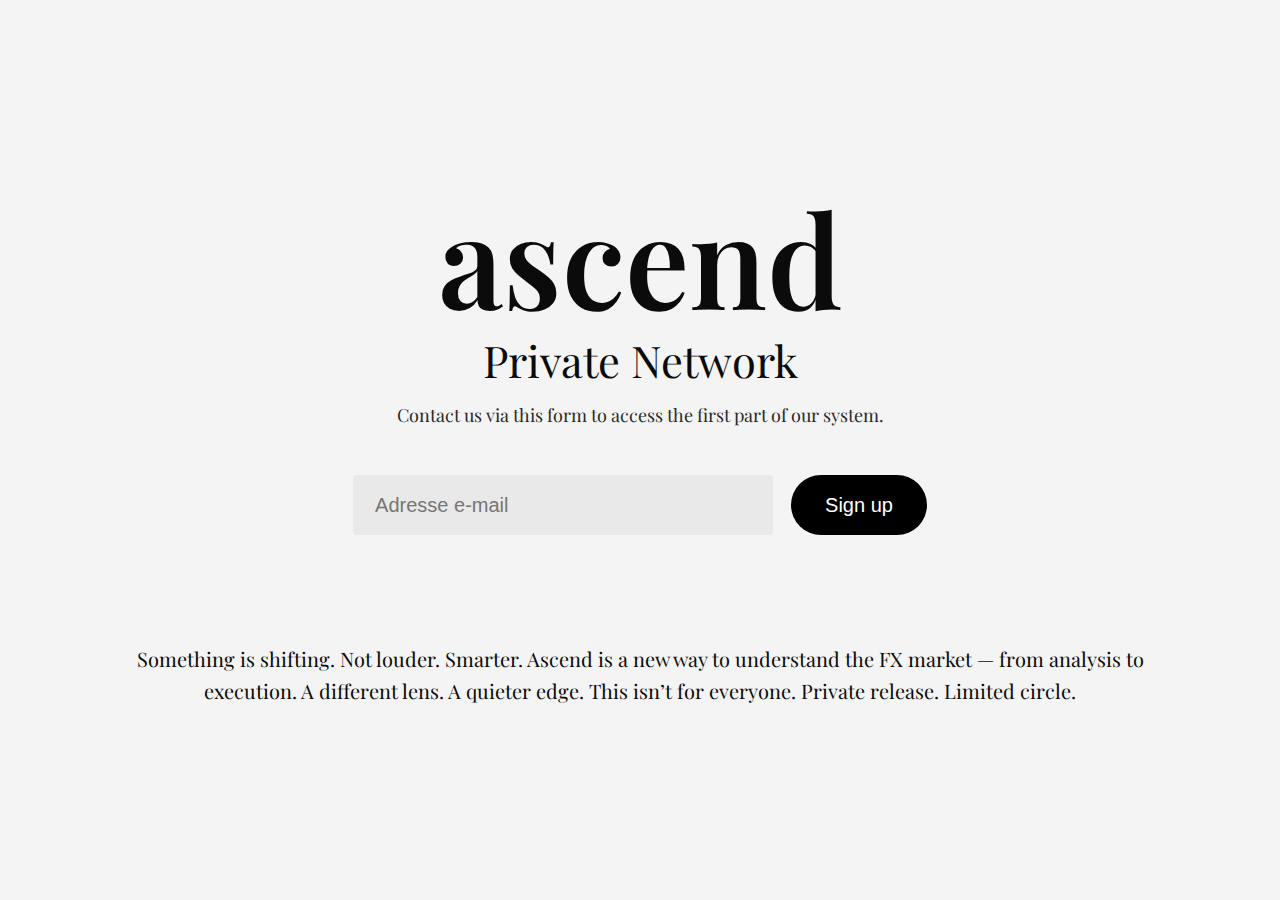
<file: index.html>
<!DOCTYPE html>
<html lang="fr">
<head>
  <meta charset="UTF-8">
  <meta name="viewport" content="width=device-width, initial-scale=1.0">
  <title>ascend - Private Network</title>

  <link rel="preconnect" href="https://fonts.googleapis.com">
  <link rel="preconnect" href="https://fonts.gstatic.com" crossorigin>
  <link href="https://fonts.googleapis.com/css2?family=Playfair+Display:wght@400;600&display=swap" rel="stylesheet">

  <style>
    :root{
      --bg:#f4f4f4; --text:#0b0b0b; --muted:#2a2a2a; --input:#e9e9e9;
    }
    *{ box-sizing:border-box; }
    body{
      margin:0; background:var(--bg); color:var(--text);
      font-family:"Playfair Display", serif;
      min-height:100vh; display:flex; align-items:center; justify-content:center;
      text-align:center;
    }
    .container{ width:min(1100px, 92vw); padding:56px 16px; }
    h1{ margin:0; font-weight:600; font-size: clamp(72px, 10vw, 150px); line-height:1; }
    h2{ margin:14px 0 0; font-weight:400; font-size: clamp(26px, 3.4vw, 52px); line-height:1.15; }
    .lead{ margin:18px 0 0; font-size:18px; color:var(--muted); }
    form{ margin:48px 0 0; display:flex; gap:18px; justify-content:center; align-items:center; flex-wrap:wrap; }
    input{
      width:min(420px, 70vw); height:60px; border:0; outline:none;
      padding:0 22px; background:var(--input); font-size:20px; border-radius:4px;
    }
    button{
      height:60px; padding:0 34px; border:0; border-radius:999px;
      background:#000; color:#fff; font-size:20px; cursor:pointer;
    }
    .status{ margin:16px 0 0; min-height:22px; font-size:16px; color:var(--muted); }
    .footer{
      margin:70px auto 0; max-width:1200px;
      font-size:20px; line-height:1.6; color:var(--text);
    }
  </style>
</head>

<body>
  <main class="container">
    <h1>ascend</h1>
    <h2>Private Network</h2>

    <p class="lead">Contact us via this form to access the first part of our system.</p>

    <form id="form">
      <input type="email" name="email" id="email" placeholder="Adresse e-mail" autocomplete="email" required>
      <button type="submit">Sign up</button>
    </form>

    <p class="status" id="status" aria-live="polite"></p>

    <p class="footer">
      Something is shifting. Not louder. Smarter. Ascend is a new way to understand the FX market — from analysis to execution.
      A different lens. A quieter edge. This isn’t for everyone. Private release. Limited circle.
    </p>
  </main>

  <script>
    const form = document.getElementById("form");
    const statusEl = document.getElementById("status");

    form.addEventListener("submit", async (e) => {
      e.preventDefault();
      statusEl.textContent = "";

      const email = document.getElementById("email").value.trim();
      if (!email) return;

      try {
        const res = await fetch("/api/signup", {
          method: "POST",
          headers: { "Content-Type": "application/json" },
          body: JSON.stringify({ email })
        });

        const data = await res.json().catch(() => ({}));
        if (!res.ok || !data.ok) throw new Error(data.error || "Erreur");

        form.reset();
        statusEl.textContent = "Merci. Votre demande a été envoyée.";
      } catch (err) {
        statusEl.textContent = "Erreur d’envoi. Vérifie la config Vercel (WEBHOOK_URL).";
      }
    });
  </script>
</body>
</html>
</file>
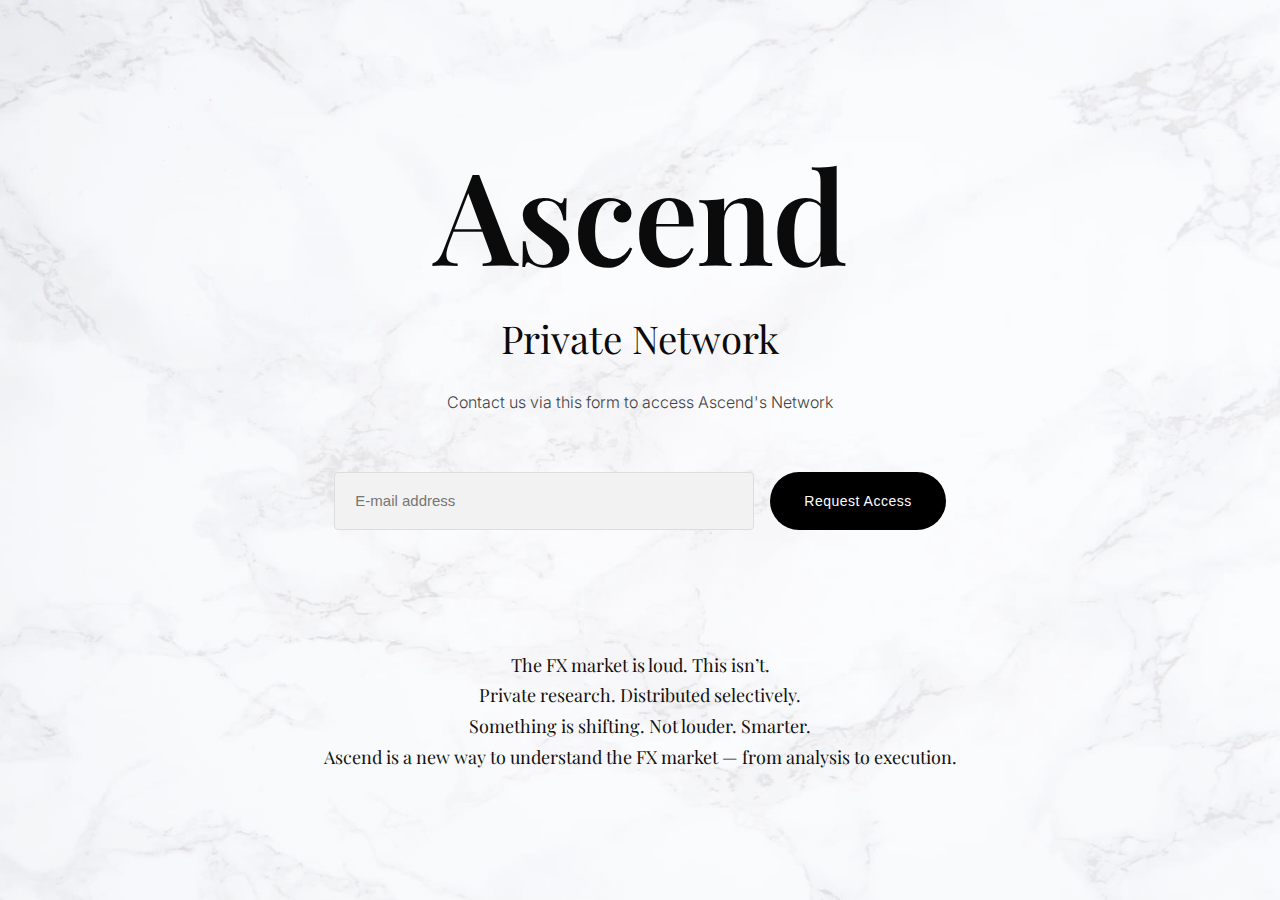
<file: public/index.html>
<!DOCTYPE html>
<html lang="fr">
<head>
  <meta charset="UTF-8">
  <meta name="viewport" content="width=device-width, initial-scale=1.0">
  <title>Ascend - Private Network</title>

  <link rel="preconnect" href="https://fonts.googleapis.com">
  <link rel="preconnect" href="https://fonts.gstatic.com" crossorigin>
  <link href="https://fonts.googleapis.com/css2?family=Playfair+Display:wght@400;600&family=Inter:wght@300;400;500&display=swap" rel="stylesheet">

  <style>
    :root{
      --text:#0b0b0b;
      --muted:#444;
      --input:#f2f2f2;
    }

    *{
      box-sizing:border-box;
    }

    body{
      margin:0;
      font-family:"Inter", sans-serif;
      min-height:100vh;
      display:flex;
      align-items:center;
      justify-content:center;
      text-align:center;
      color:var(--text);

      /* Image marbre avec overlay blanc léger */
      background:
        linear-gradient(rgba(255,255,255,0.55), rgba(255,255,255,0.55)),
        url("./background.jpg") center/cover no-repeat;

      background-attachment:fixed;
    }

    .container{
      width:min(1100px, 92vw);
      padding:60px 20px;
    }

    h1{
      margin:0;
      font-family:"Playfair Display", serif;
      font-weight:600;
      font-size:clamp(70px, 10vw, 140px);
      letter-spacing:-2px;
    }

    h2{
      margin:14px 0 0;
      font-family:"Playfair Display", serif;
      font-weight:400;
      font-size:clamp(24px, 3vw, 44px);
    }

    .lead{
      margin:28px 0 0;
      font-size:16px;
      font-weight:300;
      color:var(--muted);
    }

    form{
      margin:60px 0 0;
      display:flex;
      gap:16px;
      justify-content:center;
      align-items:center;
      flex-wrap:wrap;
    }

    input{
      width:min(420px, 75vw);
      height:58px;
      border:1px solid #ddd;
      outline:none;
      padding:0 20px;
      background:var(--input);
      font-size:15px;
      border-radius:4px;
      transition:0.2s ease;
    }

    input:focus{
      background:#fff;
      border-color:#000;
    }

    button{
      height:58px;
      padding:0 34px;
      border:0;
      border-radius:999px;
      background:#000;
      color:#fff;
      font-size:14px;
      font-weight:500;
      letter-spacing:0.5px;
      cursor:pointer;
      transition:0.25s ease;
    }

    button:hover{
      background:#222;
    }

    .status{
      margin:18px 0 0;
      min-height:22px;
      font-size:14px;
      color:var(--muted);
    }

    .footer{
      margin:80px auto 0;
      max-width:800px;
      font-size:18px;
      line-height:1.7;
      font-family:"Playfair Display", serif;
      color:#111;
    }

  </style>
</head>

<body>
  <main class="container">
    <h1>Ascend</h1>
    <h2>Private Network</h2>

    <p class="lead">Contact us via this form to access Ascend's Network</p>

    <form id="form">
      <input type="email" name="email" id="email" placeholder="E-mail address" autocomplete="email" required>
      <button type="submit">Request Access</button>
    </form>

    <p class="status" id="status" aria-live="polite"></p>

    <p class="footer">
      The FX market is loud. This isn’t.<br>
      Private research. Distributed selectively.<br>
      Something is shifting. Not louder. Smarter.<br>
      Ascend is a new way to understand the FX market — from analysis to execution.
    </p>
  </main>

  <script>
    const form = document.getElementById("form");
    const statusEl = document.getElementById("status");

    form.addEventListener("submit", async (e) => {
      e.preventDefault();
      statusEl.textContent = "";

      const email = document.getElementById("email").value.trim();
      if (!email) return;

      try {
        const res = await fetch("/api/signup", {
          method: "POST",
          headers: { "Content-Type": "application/json" },
          body: JSON.stringify({ email })
        });

        const data = await res.json().catch(() => ({}));
        if (!res.ok || !data.ok) throw new Error(data.error || "Erreur");

        form.reset();
        statusEl.textContent = "Your request has been submitted. You will be contacted soon.";
      } catch (err) {
        statusEl.textContent = "Submission error.";
      }
    });
  </script>
</body>
</html>
</file>
